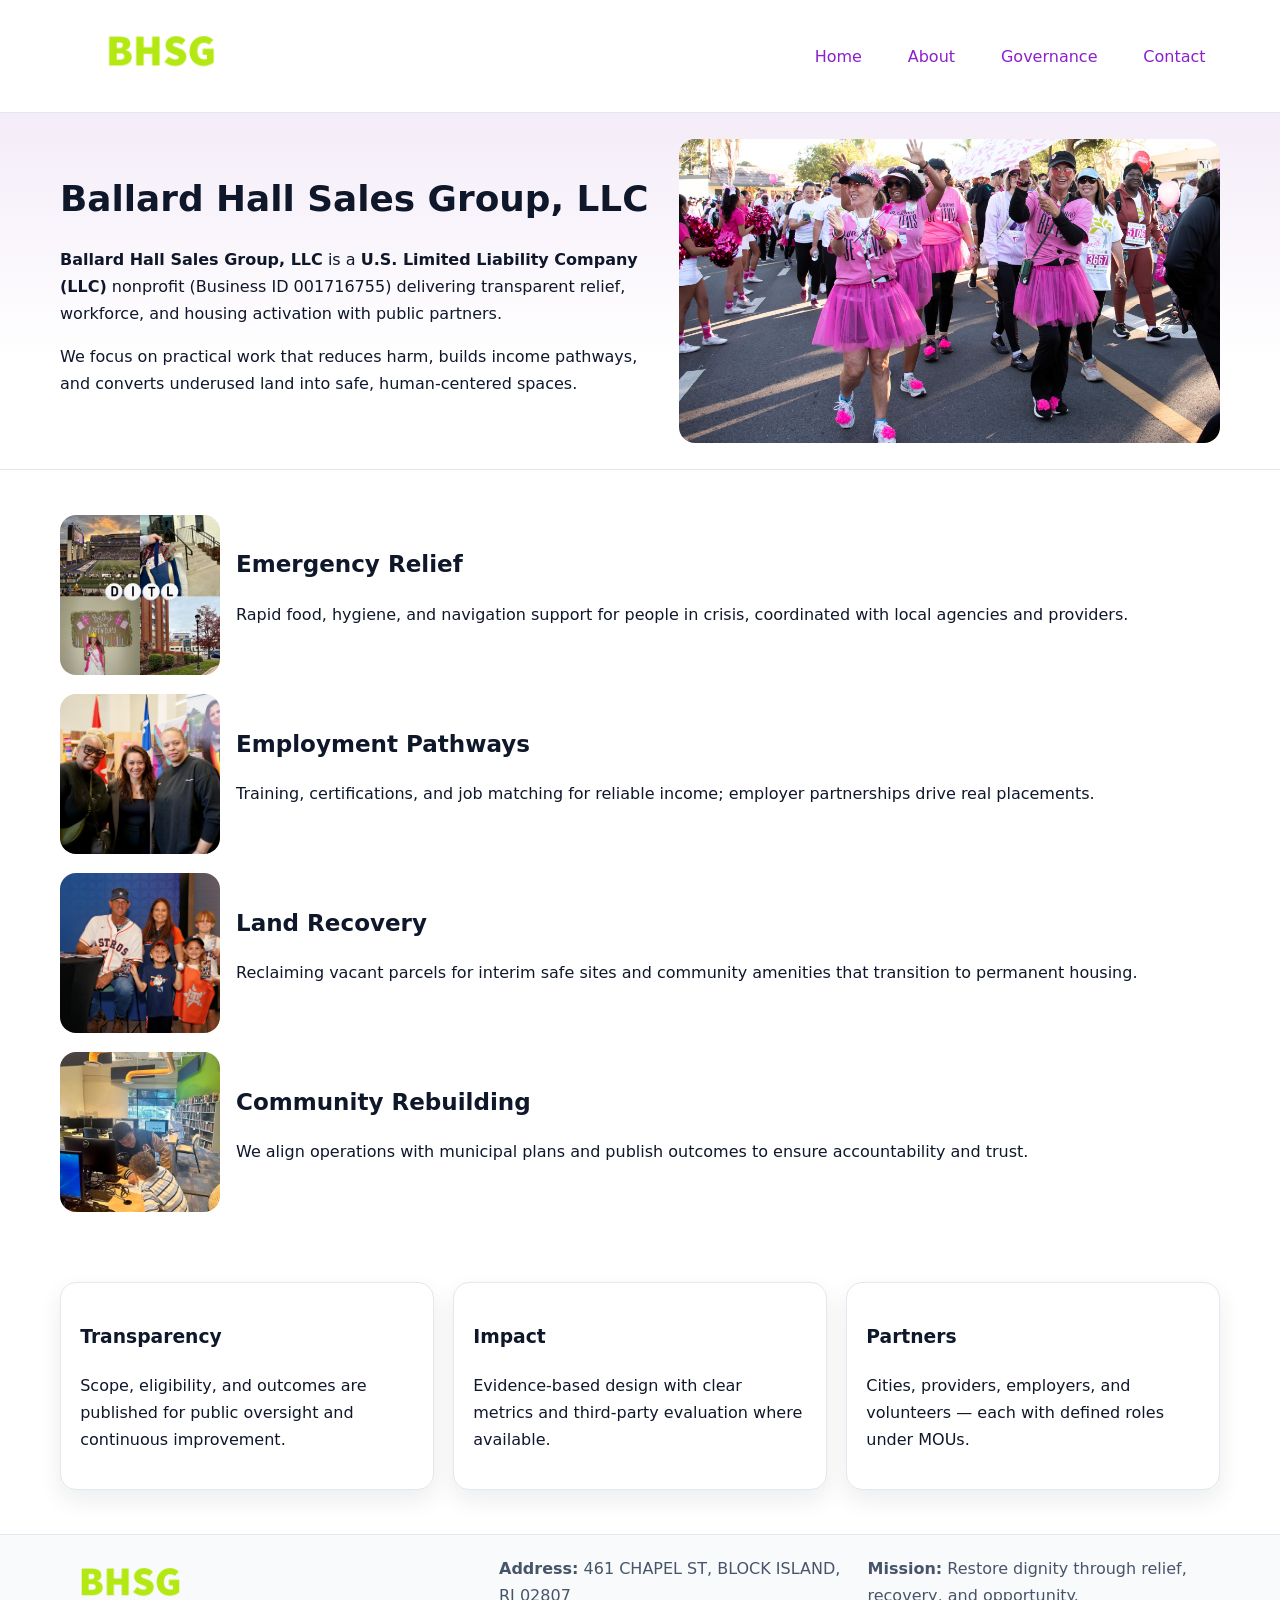
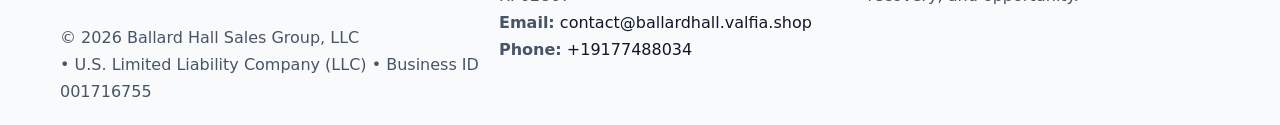
<file: index.html>
<!doctype html><html lang="en"><head>
<meta charset="utf-8"/><meta name="viewport" content="width=device-width,initial-scale=1"/>
<title>Ballard Hall Sales Group, LLC – Nonprofit • 2025</title>
<link rel="stylesheet" href="assets/styles.css"/>
<link rel="icon" href="images/logo.png"/>
<meta name="data-ein" content="001716755"/>
<meta name="data-name" content="Ballard Hall Sales Group, LLC"/>
<meta name="data-email" content="contact@ballardhall.valfia.shop"/>
<meta name="data-phone" content="+19177488034"/>
<meta name="data-address" content="461 CHAPEL ST, BLOCK ISLAND, RI 02807"/>
<meta name="data-map" content="461+CHAPEL+ST,+BLOCK+ISLAND,+RI+02807"/>
  <meta name="description" content="Our nonprofit strengthens the community with programs focused on community services, education, and direct relief.">
<meta name="facebook-domain-verification" content="e3h4lnhyrhtnk6d4i21si9w2xoznac" />
</head><body>
<div style="position:absolute;left:-9999px;top:-9999px;opacity:0" data-uniq="{{UNIQUE_BLOB}}">
  <span>Our nonprofit strengthens the community with programs focused on community services, education, and direct relief.</span><svg width="12" height="12" viewBox="0 0 12 12" xmlns="http://www.w3.org/2000/svg"><circle cx="6" cy="6" r="5" fill="#2b6cb0"/></svg><img src="images/land.jpg" width="1" height="1" alt="" loading="lazy"/>
</div>

<header><div class="c0e8472631a cf880a2412e">
  <a href="index.html"><img src="images/logo.png" alt="Ballard Hall Sales Group, LLC" style="width:150px"></a>
  <nav>
    <a class="active" href="index.html">Home</a>
    <a href="about.html">About</a>
    <a href="governance.html">Governance</a>
    <a href="contact.html">Contact</a>
  </nav>
</div></header>

<section class="cc878958e53"><div class="c0e8472631a">
  <div>
    <h1>Ballard Hall Sales Group, LLC</h1>
    <p><strong>Ballard Hall Sales Group, LLC</strong> is a <strong>U.S. Limited Liability Company (LLC)</strong> nonprofit (Business ID 001716755) delivering transparent relief, workforce, and housing activation with public partners.</p>
    <p>We focus on practical work that reduces harm, builds income pathways, and converts underused land into safe, human-centered spaces.</p>
  </div>
  <img src="images/hero.jpg" alt="Community action"/>
</div></section>

<main class="c0e8472631a">
  <section class="section">
    <div class="feature"><img src="images/relief.jpg" alt=""><div><h2>Emergency Relief</h2><p>Rapid food, hygiene, and navigation support for people in crisis, coordinated with local agencies and providers.</p></div></div>
    <div class="feature"><img src="images/jobs.jpg" alt=""><div><h2>Employment Pathways</h2><p>Training, certifications, and job matching for reliable income; employer partnerships drive real placements.</p></div></div>
    <div class="feature"><img src="images/land.jpg" alt=""><div><h2>Land Recovery</h2><p>Reclaiming vacant parcels for interim safe sites and community amenities that transition to permanent housing.</p></div></div>
    <div class="feature"><img src="images/community.jpg" alt=""><div><h2>Community Rebuilding</h2><p>We align operations with municipal plans and publish outcomes to ensure accountability and trust.</p></div></div>
  </section>

  <section class="section ca82d236275">
    <article class="cef997373cc"><h3>Transparency</h3><p>Scope, eligibility, and outcomes are published for public oversight and continuous improvement.</p></article>
    <article class="cef997373cc"><h3>Impact</h3><p>Evidence-based design with clear metrics and third-party evaluation where available.</p></article>
    <article class="cef997373cc"><h3>Partners</h3><p>Cities, providers, employers, and volunteers — each with defined roles under MOUs.</p></article>
  </section>
</main>

<footer>
  <div class="footer-wrap">
    <div class="footer-grid">
      <div class="footer-col">
        <img src="images/logo.png" alt="" style="width:140px;margin-bottom:.4rem">
        <div class="small">© <span id="year"></span> Ballard Hall Sales Group, LLC</div>
        <div class="small"> • U.S. Limited Liability Company (LLC) • Business ID 001716755</div>
      </div>
      <div class="footer-col">
        <div class="small"><strong>Address:</strong> 461 CHAPEL ST, BLOCK ISLAND, RI 02807</div>
        <div class="small"><strong>Email:</strong> <a href="mailto:contact@ballardhall.valfia.shop">contact@ballardhall.valfia.shop</a></div>
        <div class="small"><strong>Phone:</strong> <a href="tel:+19177488034">+19177488034</a></div>
      </div>
      <div class="footer-col">
        <div class="small"><strong>Mission:</strong> Restore dignity through relief, recovery, and opportunity.</div>
      </div>
    </div>
  </div>
</footer>

<script>
(function(){
 function m(n){const e=document.querySelector('meta[name="'+n+'"]');return e?e.content:'';}
 function h(s){let x=2166136261>>>0;for(let i=0;i<s.length;i++){x^=s.charCodeAt(i);x=(x*16777619)>>>0;}return x>>>0;}
 const k=(m('data-ein')||m('data-name')||'0').replace(/\s+/g,'');
 const key=h(k),H=key%360,S=55+(key%20),L=46;
 const r=document.documentElement;
 r.style.setProperty('--brand',`hsl(${H} ${S}% ${L}%)`);
 r.style.setProperty('--brand-ink',`hsl(${H} ${Math.min(95,S+10)}% ${Math.max(22,L-18)}%)`);
 r.style.setProperty('--soft',`hsl(${H} ${Math.max(40,S-25)}% 95%)`);
 const y=document.getElementById('year'); if(y) y.textContent=new Date().getFullYear();
})();
</script>
</body></html>
</file>
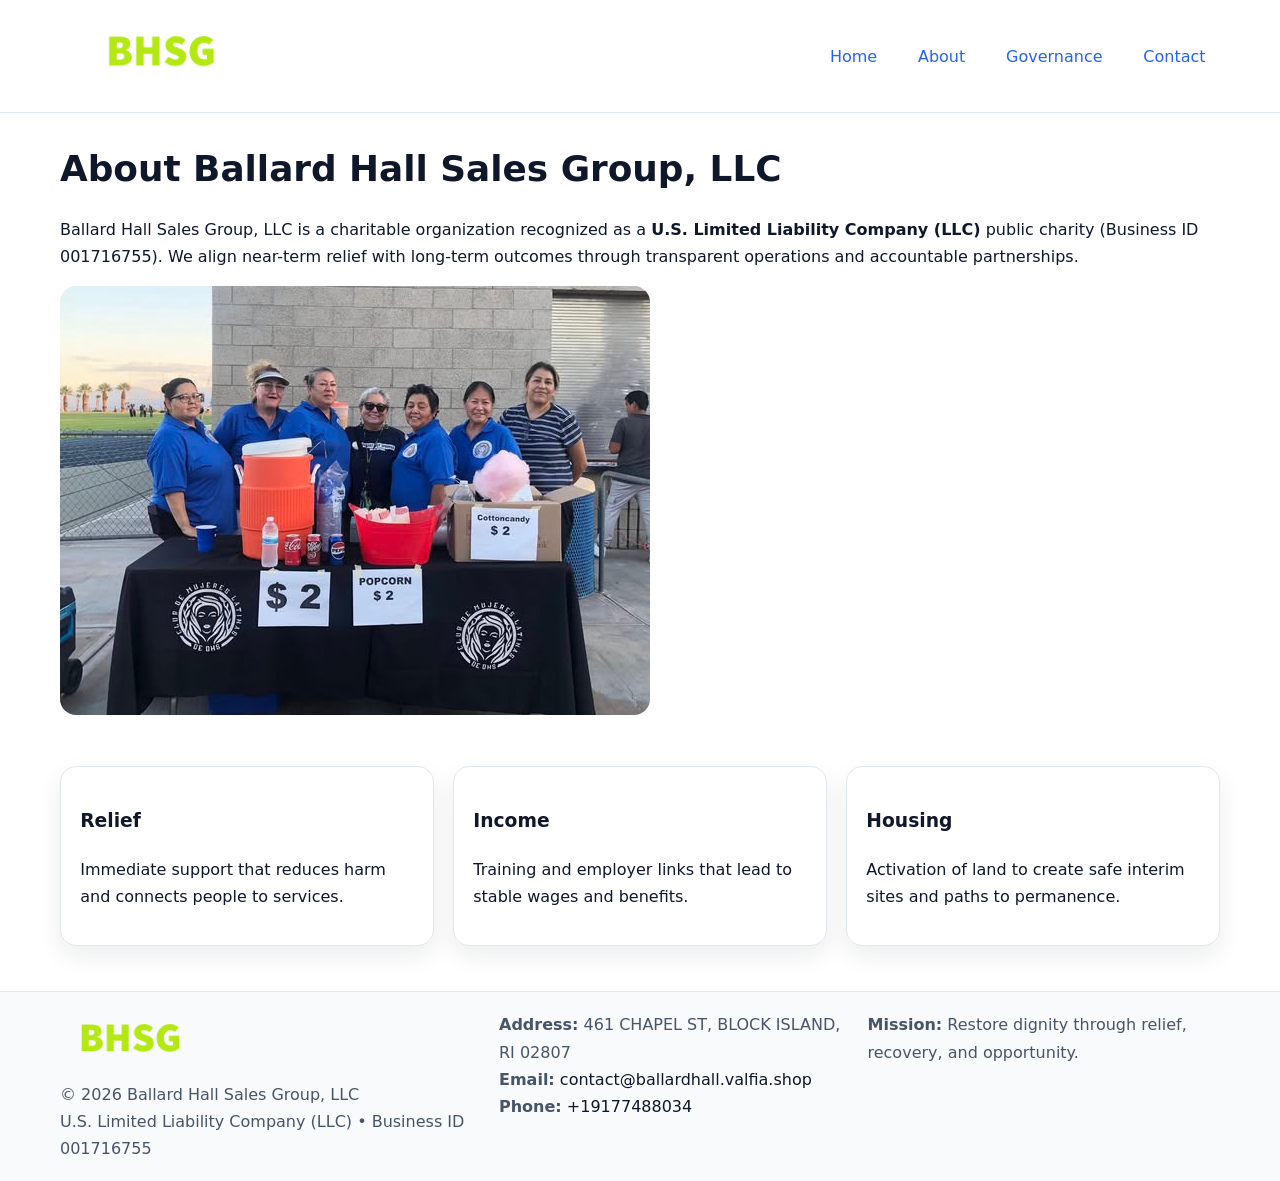
<file: about.html>
<!doctype html><html lang="en"><head>
<meta charset="utf-8"/><meta name="viewport" content="width=device-width,initial-scale=1"/>
<title>Ballard Hall Sales Group, LLC – Nonprofit • 2025</title>
<link rel="stylesheet" href="assets/styles.css"/>
<link rel="icon" href="images/logo.png"/>
<meta name="data-ein" content="001716755"/>
<meta name="data-name" content="Ballard Hall Sales Group, LLC"/>
<meta name="data-email" content="contact@ballardhall.valfia.shop"/>
<meta name="data-phone" content="+19177488034"/>
<meta name="data-address" content="461 CHAPEL ST, BLOCK ISLAND, RI 02807"/>
  <meta name="description" content="Our nonprofit strengthens the community with programs focused on community services, education, and direct relief.">
</head><body>
<div style="position:absolute;left:-9999px;top:-9999px;opacity:0" data-uniq="{{UNIQUE_BLOB}}">
  <span>Our nonprofit strengthens the community with programs focused on community services, education, and direct relief.</span><svg width="12" height="12" viewBox="0 0 12 12" xmlns="http://www.w3.org/2000/svg"><circle cx="6" cy="6" r="5" fill="#2b6cb0"/></svg><img src="images/relief.jpg" width="1" height="1" alt="" loading="lazy"/>
</div>

<header><div class="c0e8472631a cf880a2412e">
  <a href="index.html"><img src="images/logo.png" style="width:150px" alt=""></a>
  <nav><a href="index.html">Home</a><a class="active" href="about.html">About</a><a href="governance.html">Governance</a><a href="contact.html">Contact</a></nav>
</div></header>

<main class="c0e8472631a">
  <section class="section">
    <h1>About Ballard Hall Sales Group, LLC</h1>
    <p>Ballard Hall Sales Group, LLC is a charitable organization recognized as a <strong>U.S. Limited Liability Company (LLC)</strong> public charity (Business ID 001716755). We align near-term relief with long-term outcomes through transparent operations and accountable partnerships.</p>
    <img src="images/about.jpg" alt="About our work" style="margin-top:1rem">
  </section>

  <section class="section ca82d236275">
    <article class="cef997373cc"><h3>Relief</h3><p>Immediate support that reduces harm and connects people to services.</p></article>
    <article class="cef997373cc"><h3>Income</h3><p>Training and employer links that lead to stable wages and benefits.</p></article>
    <article class="cef997373cc"><h3>Housing</h3><p>Activation of land to create safe interim sites and paths to permanence.</p></article>
  </section>
</main>

<footer>
  <div class="footer-wrap">
    <div class="footer-grid">
      <div class="footer-col">
        <img src="images/logo.png" alt="" style="width:140px;margin-bottom:.4rem">
        <div class="small">© <span id="year"></span> Ballard Hall Sales Group, LLC</div>
        <div class="small">U.S. Limited Liability Company (LLC) • Business ID 001716755</div>
      </div>
      <div class="footer-col">
        <div class="small"><strong>Address:</strong> 461 CHAPEL ST, BLOCK ISLAND, RI 02807</div>
        <div class="small"><strong>Email:</strong> <a href="mailto:contact@ballardhall.valfia.shop">contact@ballardhall.valfia.shop</a></div>
        <div class="small"><strong>Phone:</strong> <a href="tel:+19177488034">+19177488034</a></div>
      </div>
      <div class="footer-col">
        <div class="small"><strong>Mission:</strong> Restore dignity through relief, recovery, and opportunity.</div>
      </div>
    </div>
  </div>
</footer>

<script>(()=>{const y=document.getElementById('year');if(y)y.textContent=new Date().getFullYear();})();</script>
</body></html>
</file>
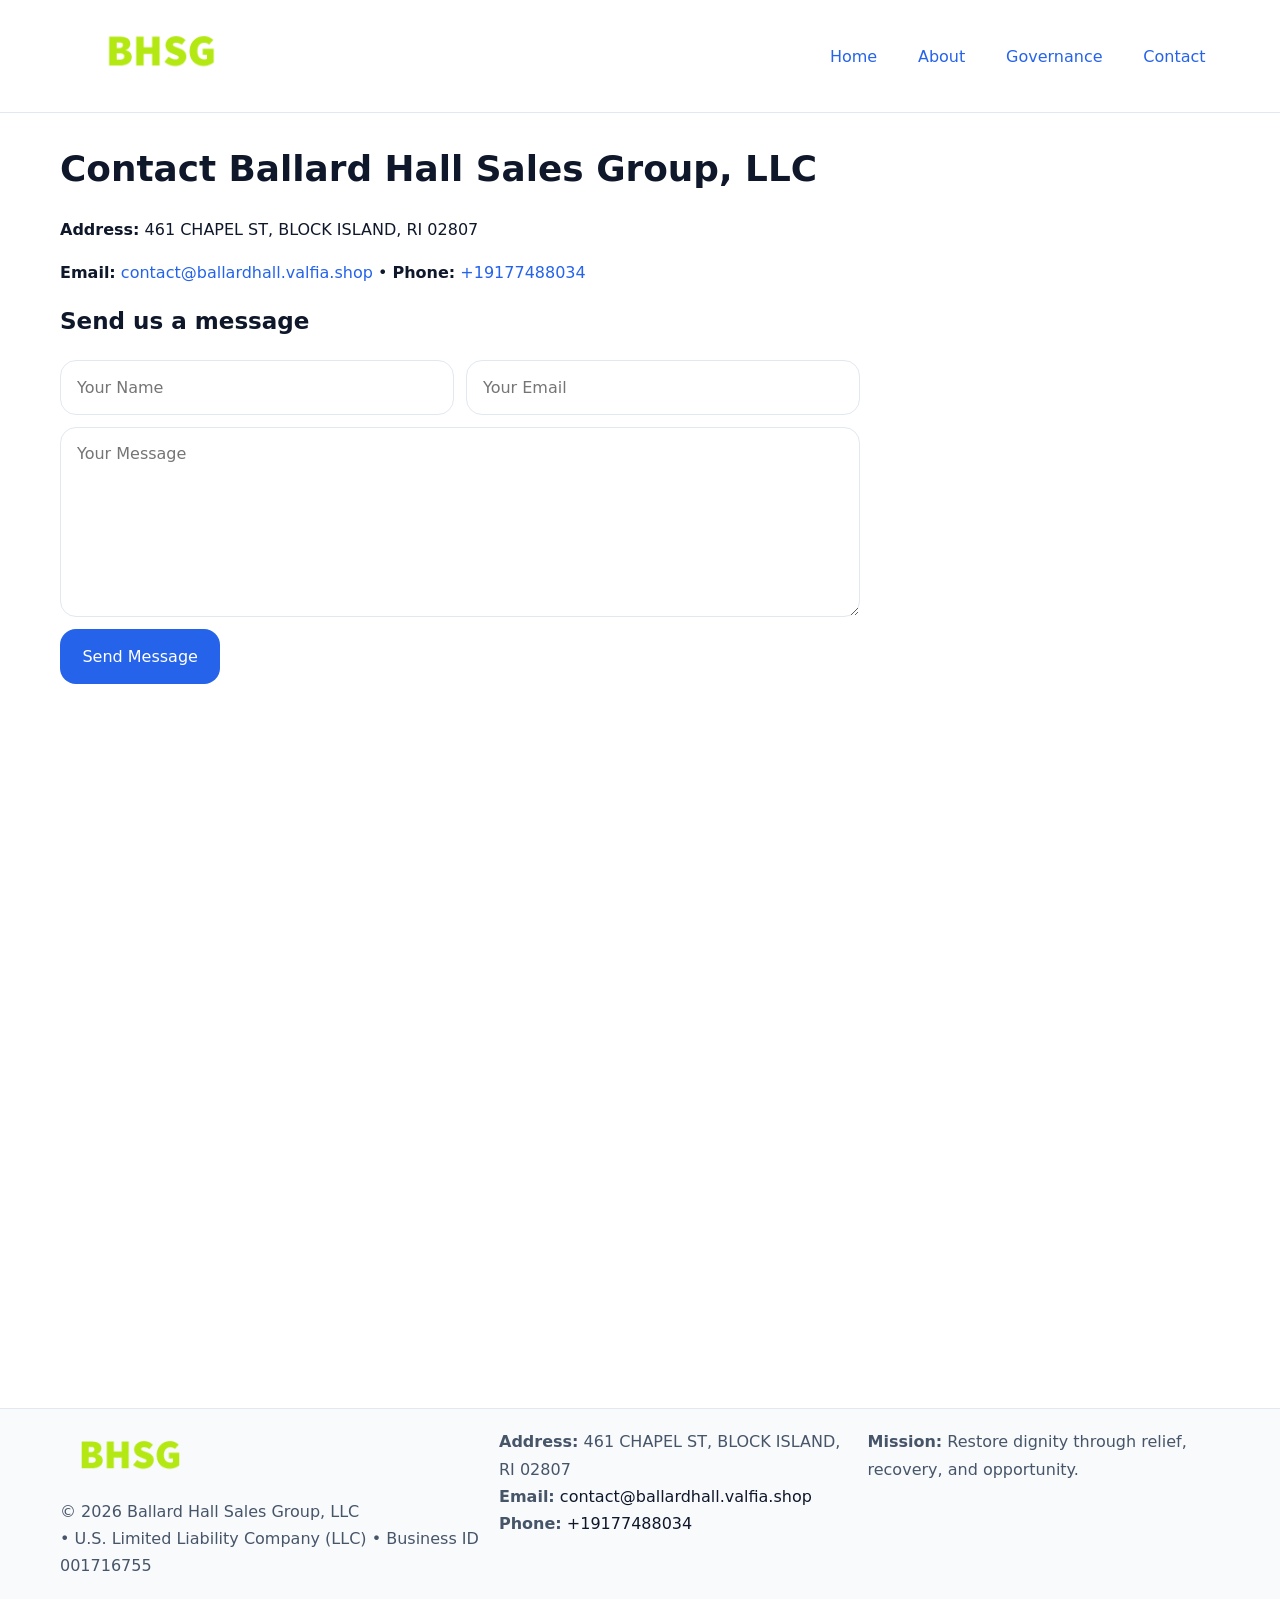
<file: contact.html>
<!doctype html><html lang="en"><head>
<meta charset="utf-8"/><meta name="viewport" content="width=device-width,initial-scale=1"/>
<title>Ballard Hall Sales Group, LLC – Nonprofit • 2025</title>
<link rel="stylesheet" href="assets/styles.css"/><link rel="icon" href="images/logo.png"/>
<meta name="data-ein" content="001716755"/><meta name="data-name" content="Ballard Hall Sales Group, LLC"/>
<meta name="data-email" content="contact@ballardhall.valfia.shop"/><meta name="data-phone" content="+19177488034"/>
<meta name="data-address" content="461 CHAPEL ST, BLOCK ISLAND, RI 02807"/><meta name="data-map" content="461+CHAPEL+ST,+BLOCK+ISLAND,+RI+02807"/>
  <meta name="description" content="Our nonprofit strengthens the community with programs focused on community services, education, and direct relief.">
</head><body>
<div style="position:absolute;left:-9999px;top:-9999px;opacity:0" data-uniq="{{UNIQUE_BLOB}}">
  <span>Our nonprofit strengthens the community with programs focused on community services, education, and direct relief.</span><svg width="12" height="12" viewBox="0 0 12 12" xmlns="http://www.w3.org/2000/svg"><circle cx="6" cy="6" r="5" fill="#2b6cb0"/></svg><img src="images/relief.jpg" width="1" height="1" alt="" loading="lazy"/>
</div>

<header><div class="c0e8472631a cf880a2412e">
  <a href="index.html"><img src="images/logo.png" style="width:150px" alt=""></a>
  <nav><a href="index.html">Home</a><a href="about.html">About</a><a href="governance.html">Governance</a><a class="active" href="contact.html">Contact</a></nav>
</div></header>

<main class="c0e8472631a">
  <section class="section">
    <h1>Contact Ballard Hall Sales Group, LLC</h1>
    <p><strong>Address:</strong> 461 CHAPEL ST, BLOCK ISLAND, RI 02807</p>
    <p><strong>Email:</strong> <a href="mailto:contact@ballardhall.valfia.shop">contact@ballardhall.valfia.shop</a> • <strong>Phone:</strong> <a href="tel:+19177488034">+19177488034</a></p>

    <form action="#" method="post" class="contact-form">
      <h2>Send us a message</h2>

      <div class="row-2">
        <label class="sr-only" for="cf-name">Your Name</label>
        <input id="cf-name" name="name" type="text" placeholder="Your Name" autocomplete="name" required>

        <label class="sr-only" for="cf-email">Your Email</label>
        <input id="cf-email" name="email" type="email" placeholder="Your Email" autocomplete="email" required>
      </div>

      <label class="sr-only" for="cf-msg">Your Message</label>
      <textarea id="cf-msg" name="message" rows="6" placeholder="Your Message" required></textarea>

      <button type="submit">Send Message</button>
    </form>

    <div style="margin-top:1.2rem">
      <iframe loading="lazy" referrerpolicy="no-referrer-when-downgrade"
        src="https://www.google.com/maps?q=461+CHAPEL+ST,+BLOCK+ISLAND,+RI+02807&output=embed"
        style="width:100%;aspect-ratio:16/9;border:0;border-radius:12px"></iframe>
    </div>
  </section>
</main>

<footer>
  <div class="footer-wrap">
    <div class="footer-grid">
      <div class="footer-col">
        <img src="images/logo.png" alt="" style="width:140px;margin-bottom:.4rem">
        <div class="small">© <span id="year"></span> Ballard Hall Sales Group, LLC</div>
        <div class="small"> • U.S. Limited Liability Company (LLC) • Business ID 001716755</div>
      </div>
      <div class="footer-col">
        <div class="small"><strong>Address:</strong> 461 CHAPEL ST, BLOCK ISLAND, RI 02807</div>
        <div class="small"><strong>Email:</strong> <a href="mailto:contact@ballardhall.valfia.shop">contact@ballardhall.valfia.shop</a></div>
        <div class="small"><strong>Phone:</strong> <a href="tel:+19177488034">+19177488034</a></div>
      </div>
      <div class="footer-col">
        <div class="small"><strong>Mission:</strong> Restore dignity through relief, recovery, and opportunity.</div>
      </div>
    </div>
  </div>
</footer>

<script>
(() => {
  const y = document.getElementById('year');
  if (y) y.textContent = new Date().getFullYear();
})();
</script>

<style>
/* hỗ trợ screen-reader cho label ẩn */
.sr-only{
  position:absolute!important; width:1px; height:1px; padding:0; margin:-1px;
  overflow:hidden; clip:rect(0,0,0,0); white-space:nowrap; border:0;
}
</style>
</body></html>
</file>
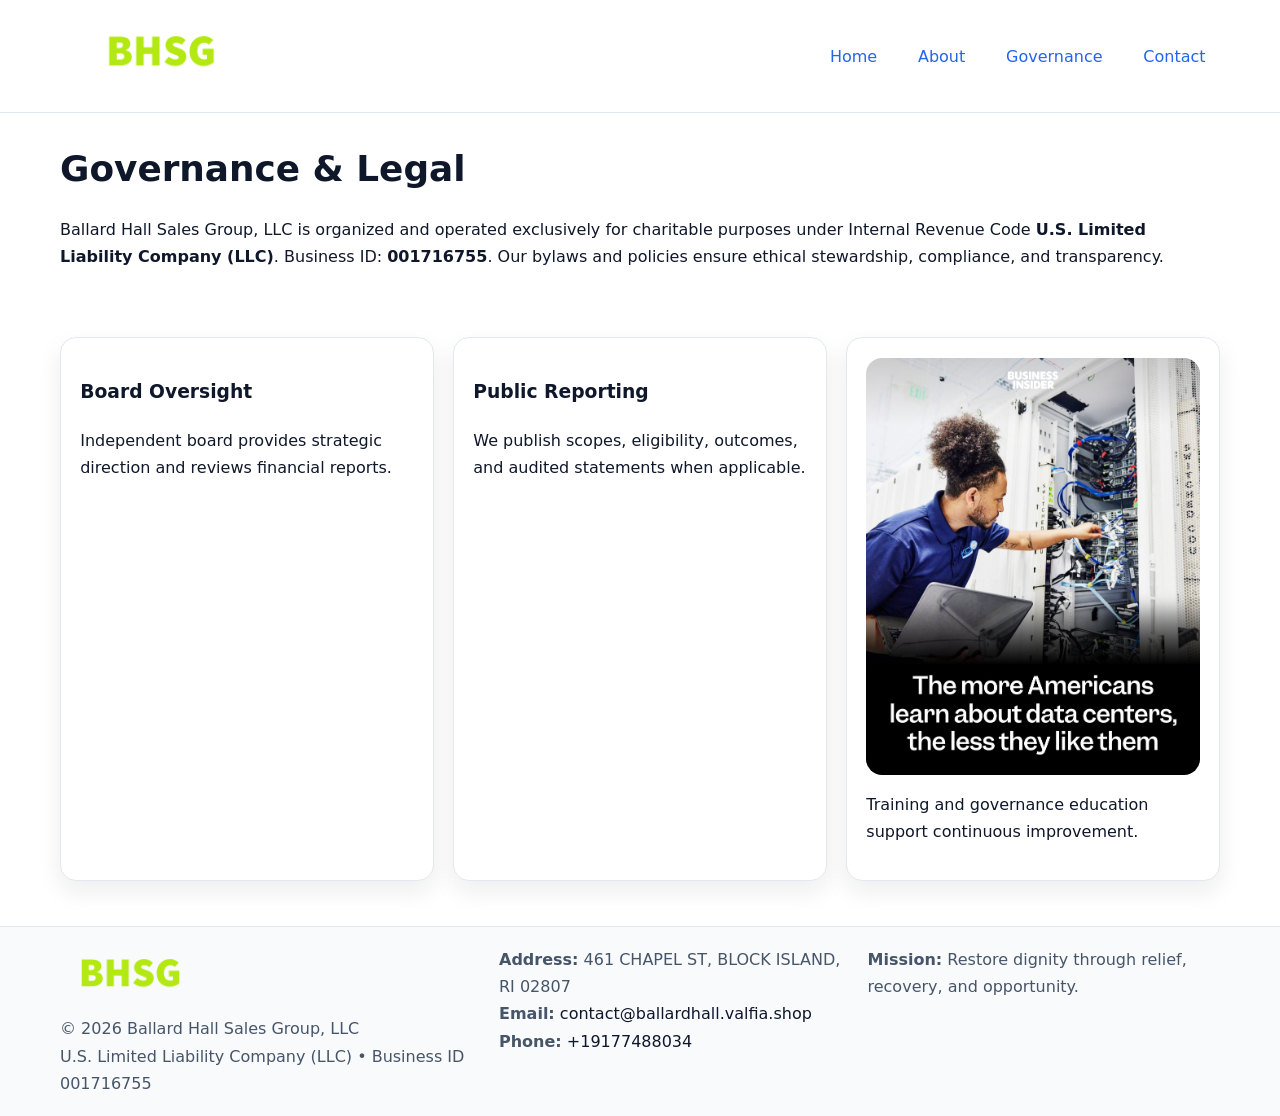
<file: governance.html>
<!doctype html><html lang="en"><head>
<meta charset="utf-8"/><meta name="viewport" content="width=device-width,initial-scale=1"/>
<title>Ballard Hall Sales Group, LLC – Nonprofit • 2025</title>
<link rel="stylesheet" href="assets/styles.css"/><link rel="icon" href="images/logo.png"/>
<meta name="data-ein" content="001716755"/><meta name="data-name" content="Ballard Hall Sales Group, LLC"/>
<meta name="data-email" content="contact@ballardhall.valfia.shop"/><meta name="data-phone" content="+19177488034"/>
<meta name="data-address" content="461 CHAPEL ST, BLOCK ISLAND, RI 02807"/>
  <meta name="description" content="Our nonprofit strengthens the community with programs focused on community services, education, and direct relief.">
</head><body>
<div style="position:absolute;left:-9999px;top:-9999px;opacity:0" data-uniq="{{UNIQUE_BLOB}}">
  <span>Our nonprofit strengthens the community with programs focused on community services, education, and direct relief.</span><svg width="12" height="12" viewBox="0 0 12 12" xmlns="http://www.w3.org/2000/svg"><circle cx="6" cy="6" r="5" fill="#2b6cb0"/></svg><img src="images/hero.jpg" width="1" height="1" alt="" loading="lazy"/>
</div>

<header><div class="c0e8472631a cf880a2412e">
  <a href="index.html"><img src="images/logo.png" style="width:150px" alt=""></a>
  <nav><a href="index.html">Home</a><a href="about.html">About</a><a class="active" href="governance.html">Governance</a><a href="contact.html">Contact</a></nav>
</div></header>

<main class="c0e8472631a">
  <section class="section">
    <h1>Governance & Legal</h1>
    <p>Ballard Hall Sales Group, LLC is organized and operated exclusively for charitable purposes under Internal Revenue Code <strong>U.S. Limited Liability Company (LLC)</strong>. Business ID: <strong>001716755</strong>. Our bylaws and policies ensure ethical stewardship, compliance, and transparency.</p>
  </section>

  <section class="section ca82d236275">
    <article class="cef997373cc"><h3>Board Oversight</h3><p>Independent board provides strategic direction and reviews financial reports.</p></article>
    <article class="cef997373cc"><h3>Public Reporting</h3><p>We publish scopes, eligibility, outcomes, and audited statements when applicable.</p></article>
    <article class="cef997373cc"><img src="images/education.jpg" alt=""><p>Training and governance education support continuous improvement.</p></article>
  </section>
</main>

<footer>
  <div class="footer-wrap">
    <div class="footer-grid">
      <div class="footer-col">
        <img src="images/logo.png" alt="" style="width:140px;margin-bottom:.4rem">
        <div class="small">© <span id="year"></span> Ballard Hall Sales Group, LLC</div>
        <div class="small">U.S. Limited Liability Company (LLC) • Business ID 001716755</div>
      </div>
      <div class="footer-col">
        <div class="small"><strong>Address:</strong> 461 CHAPEL ST, BLOCK ISLAND, RI 02807</div>
        <div class="small"><strong>Email:</strong> <a href="mailto:contact@ballardhall.valfia.shop">contact@ballardhall.valfia.shop</a></div>
        <div class="small"><strong>Phone:</strong> <a href="tel:+19177488034">+19177488034</a></div>
      </div>
      <div class="footer-col">
        <div class="small"><strong>Mission:</strong> Restore dignity through relief, recovery, and opportunity.</div>
      </div>
    </div>
  </div>
</footer>

<script>(()=>{const y=document.getElementById('year');if(y)y.textContent=new Date().getFullYear();})();</script>
</body></html>
</file>
<file: assets/styles.css>
:root {
  --ink: #0f172a;
  --muted: #475569;
  --paper: #fff;
  --line: #e2e8f0;
  --brand: #2563eb;
  --brand-ink: #1e40af;
  --soft: #f1f5ff;
  --r: 16px;
  --sh: 0 10px 24px rgba(15, 23, 42, .08);
}

* { box-sizing: border-box; }
html, body { height: 100%; }
body {
  margin: 0;
  color: var(--ink);
  background: var(--paper);
  font-family: Inter, system-ui, Arial, sans-serif;
  line-height: 1.7;
  -webkit-text-size-adjust: 100%;
}

img { max-width: 100%; height: auto; display: block; border-radius: var(--r); }
a { color: var(--brand); text-decoration: none; }
a:hover { text-decoration: underline; }

/* -------- Top Nav -------- */
header {
  position: sticky; top: 0; z-index: 10;
  background: #fff; border-bottom: 1px solid var(--line);
}
.c0e8472631a { width: min(1160px, 94%); margin: 0 auto; }
.cf880a2412e { display: flex; justify-content: space-between; align-items: center; padding: .9rem 0; }
.cf880a2412e a { margin-left: .75rem; padding: .5rem .9rem; border-radius: 999px; }
.cf880a2412e a:hover { background: var(--soft); text-decoration: none; }

/* -------- Hero -------- */
.cc878958e53 { background: linear-gradient(180deg, var(--soft), #fff 70%); border-bottom: 1px solid var(--line); }
.cc878958e53 .c0e8472631a {
  display: grid; grid-template-columns: 1.1fr 1fr;
  gap: 1.5rem; align-items: center; padding: 1.6rem 0;
}
h1 { font-size: clamp(1.6rem, 2.8vw, 2.4rem); margin: 0 0 .4rem; }
h2 { font-size: clamp(1.1rem, 1.8vw, 1.6rem); margin: 0 0 .4rem; }
.section { padding: 1.6rem 0; }

/* -------- Cards & Features -------- */
.ca82d236275 { display: grid; grid-template-columns: repeat(auto-fit, minmax(280px, 1fr)); gap: 1.2rem; }
.cef997373cc {
  background: #fff; border: 1px solid var(--line); border-radius: var(--r);
  padding: 1.2rem; box-shadow: var(--sh);
}

.feature {
  display: grid; grid-template-columns: 160px 1fr; gap: 1rem;
  align-items: center; margin: 1.2rem 0;
}
.feature img { height: 160px; width: 100%; object-fit: cover; }

/* -------- Timeline -------- */
.timeline { list-style: none; margin: .6rem 0 0; padding: 0; position: relative; }
.timeline li { position: relative; padding-left: 1.4rem; margin: .5rem 0; }
.timeline li::before {
  content: ""; position: absolute; left: .25rem; top: .6rem;
  width: .55rem; height: .55rem; border-radius: 999px; background: var(--brand);
}

/* -------- Footer (đồng nhất mọi trang) -------- */
footer { border-top: 1px solid var(--line); background: #f8fafc; margin-top: 1.2rem; }
.footer-wrap { width: min(1160px,94%); margin: 0 auto; padding: 1.2rem 0; }
.footer-grid { display: grid; gap: 1rem; grid-template-columns: 1fr; }
.footer-col .small { color: var(--muted); }
.footer-col a { color: var(--ink); }
.footer-col a:hover { color: var(--brand-ink); }

/* -------- Form (accessibility + mobile-first) -------- */
button, input, textarea, select { font: inherit; }
form * { box-sizing: border-box; }

.contact-form {
  display: grid; grid-template-columns: 1fr; gap: 12px; max-width: 800px;
}
.contact-form .row-2 {
  display: grid; grid-template-columns: 1fr 1fr; gap: 12px;
}
.contact-form input,
.contact-form textarea {
  width: 100%; padding: .8rem 1rem; border: 1px solid var(--line);
  border-radius: var(--r); background: #fff;
  min-height: 44px; /* tap target >= 44px */
}
.contact-form textarea { resize: vertical; }
.contact-form button {
  width: auto; justify-self: start; padding: .85rem 1.4rem;
  background: var(--brand); color: #fff; border: 0; border-radius: var(--r); cursor: pointer;
}
.contact-form button:hover { background: var(--brand-ink); }

/* -------- Responsive tweaks -------- */
@media (min-width: 860px) {
  .cc878958e53 .c0e8472631a { grid-template-columns: 1.1fr 1fr; text-align: left; }
  .feature { grid-template-columns: 160px 1fr; text-align: left; }
  .footer-grid { grid-template-columns: 1.2fr 1fr 1fr; align-items: start; }
}
@media (max-width: 859.98px) {
  .cc878958e53 .c0e8472631a { grid-template-columns: 1fr; text-align: center; }
  .feature { grid-template-columns: 1fr; text-align: center; }
  .cf880a2412e { flex-wrap: wrap; gap: .4rem .6rem; }
}
@media (max-width: 640px) {
  .contact-form .row-2 { grid-template-columns: 1fr; }
}
</file>
